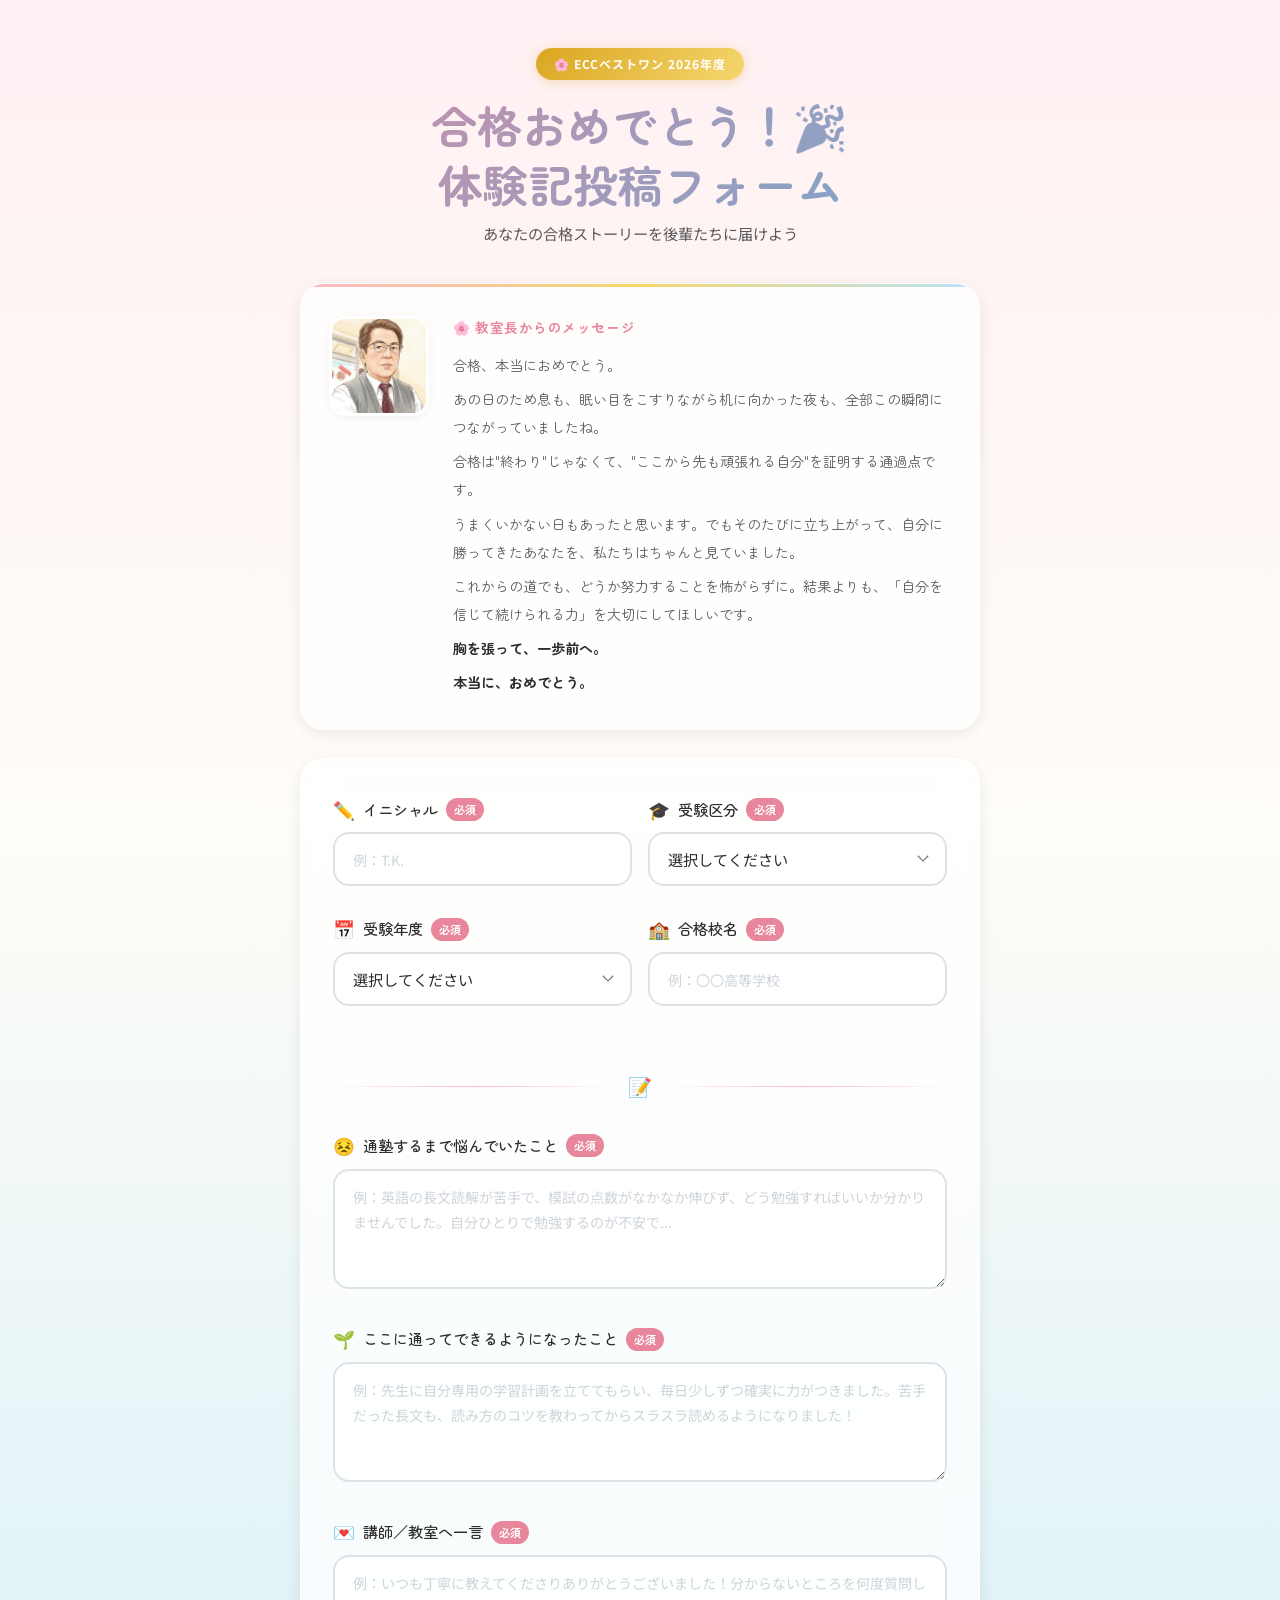
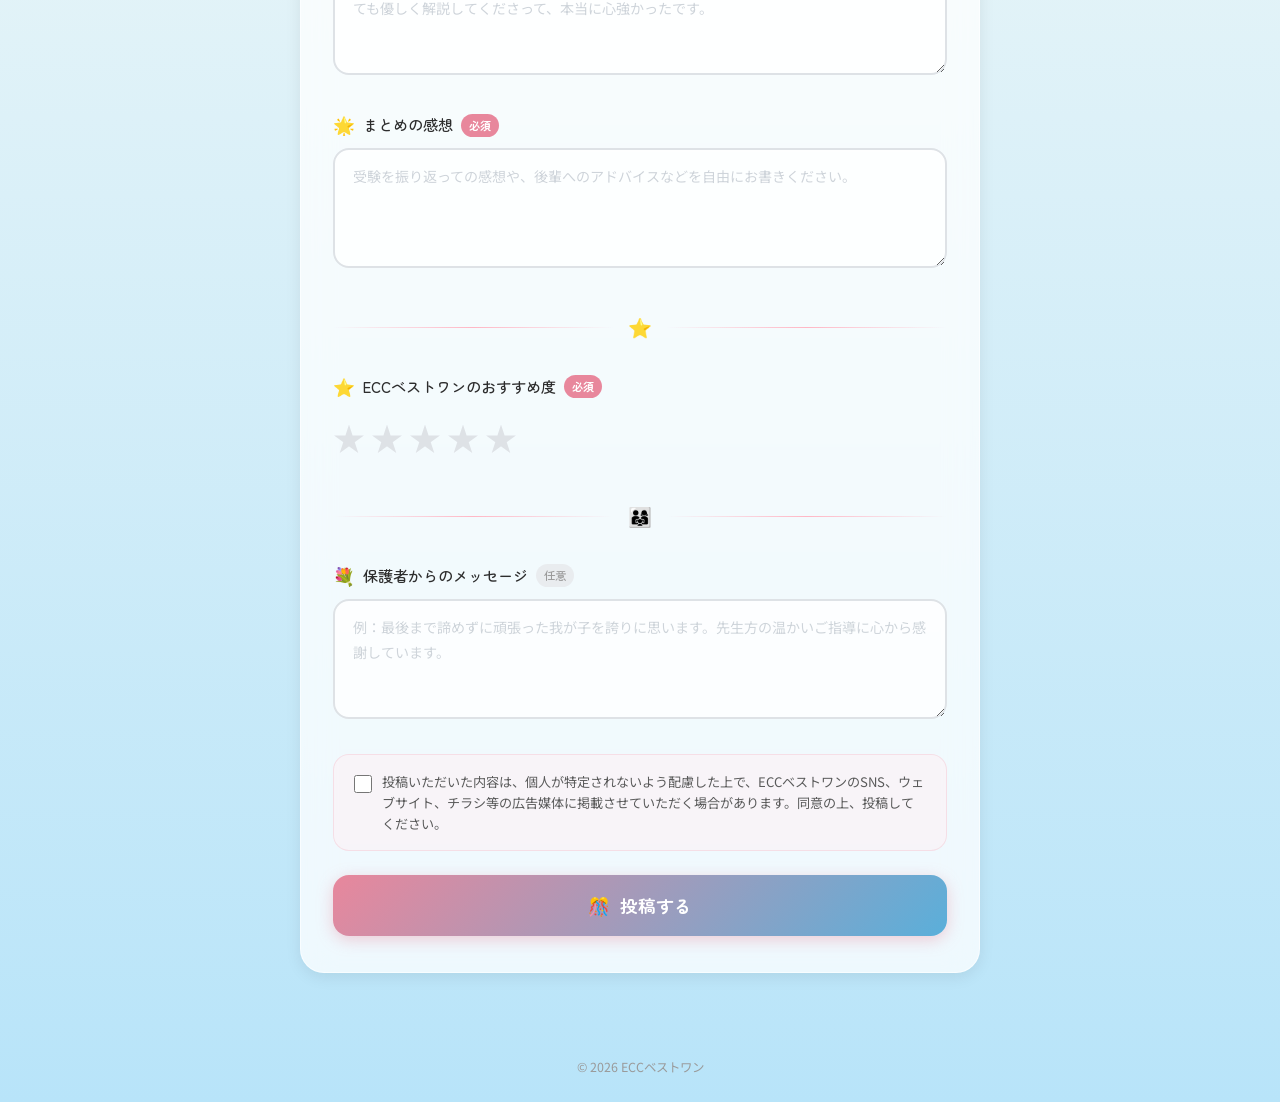
<file: index.html>
<!DOCTYPE html>
<html lang="ja">
<head>
  <meta charset="UTF-8">
  <meta name="viewport" content="width=device-width, initial-scale=1.0">
  <title>合格体験記を投稿する | ECCベストワン</title>
  <meta name="description" content="ECCベストワンの合格体験談を投稿して、後輩たちに勇気を届けよう！高校受験・大学受験の合格ストーリーをお待ちしています。">
  <link rel="stylesheet" href="style.css">
</head>
<body>

  <!-- 桜の花びらアニメーション -->
  <div class="sakura-container" id="sakuraContainer"></div>

  <!-- ヘッダー -->
  <header class="page-header fade-in">
    <div class="page-header__badge">🌸 ECCベストワン 2026年度</div>
    <h1 class="page-header__title">合格おめでとう！🎉<br>体験記投稿フォーム</h1>
    <p class="page-header__subtitle">あなたの合格ストーリーを後輩たちに届けよう</p>
  </header>

  <!-- メインフォーム -->
  <main class="main-container">

    <!-- 教室長からのメッセージ -->
    <section class="director-message glass-card fade-in">
      <div class="director-message__inner">
        <div class="director-message__avatar">
          <img src="director.webp" alt="教室長">
        </div>
        <div class="director-message__content">
          <div class="director-message__label">🌸 教室長からのメッセージ</div>
          <div class="director-message__text">
            <p>合格、本当におめでとう。</p>
            <p>あの日のため息も、眠い目をこすりながら机に向かった夜も、全部この瞬間につながっていましたね。</p>
            <p>合格は"終わり"じゃなくて、"ここから先も頑張れる自分"を証明する通過点です。</p>
            <p>うまくいかない日もあったと思います。でもそのたびに立ち上がって、自分に勝ってきたあなたを、私たちはちゃんと見ていました。</p>
            <p>これからの道でも、どうか努力することを怖がらずに。結果よりも、「自分を信じて続けられる力」を大切にしてほしいです。</p>
            <p><strong>胸を張って、一歩前へ。</strong></p>
            <p><strong>本当に、おめでとう。</strong></p>
          </div>
        </div>
      </div>
    </section>

    <form id="storyForm" class="glass-card fade-in" novalidate>

      <!-- 基本情報 -->
      <div class="form-row">
        <div class="form-group">
          <label class="form-label" for="initials">
            <span class="form-label__icon">✏️</span>
            イニシャル
            <span class="form-label__required">必須</span>
          </label>
          <input type="text" class="form-input" id="initials" placeholder="例：T.K." maxlength="10" required>
        </div>
        <div class="form-group">
          <label class="form-label" for="examType">
            <span class="form-label__icon">🎓</span>
            受験区分
            <span class="form-label__required">必須</span>
          </label>
          <select class="form-select" id="examType" required>
            <option value="" disabled selected>選択してください</option>
            <option value="highschool">高校受験</option>
            <option value="university">大学受験</option>
          </select>
        </div>
      </div>

      <div class="form-row">
        <div class="form-group">
          <label class="form-label" for="year">
            <span class="form-label__icon">📅</span>
            受験年度
            <span class="form-label__required">必須</span>
          </label>
          <select class="form-select" id="year" required>
            <option value="" disabled selected>選択してください</option>
            <option value="2028">2028年度</option>
            <option value="2027">2027年度</option>
            <option value="2026">2026年度</option>
            <option value="2025">2025年度</option>
          </select>
        </div>
        <div class="form-group">
          <label class="form-label" for="school">
            <span class="form-label__icon">🏫</span>
            合格校名
            <span class="form-label__required">必須</span>
          </label>
          <input type="text" class="form-input" id="school" placeholder="例：〇〇高等学校" required>
        </div>
      </div>

      <!-- 体験記セクション -->
      <div class="section-divider">
        <span class="section-divider__line"></span>
        <span class="section-divider__icon">📝</span>
        <span class="section-divider__line"></span>
      </div>

      <div class="form-group">
        <label class="form-label" for="struggle">
          <span class="form-label__icon">😣</span>
          通塾するまで悩んでいたこと
          <span class="form-label__required">必須</span>
        </label>
        <textarea class="form-textarea" id="struggle" placeholder="例：英語の長文読解が苦手で、模試の点数がなかなか伸びず、どう勉強すればいいか分かりませんでした。自分ひとりで勉強するのが不安で..." required></textarea>
      </div>

      <div class="form-group">
        <label class="form-label" for="growth">
          <span class="form-label__icon">🌱</span>
          ここに通ってできるようになったこと
          <span class="form-label__required">必須</span>
        </label>
        <textarea class="form-textarea" id="growth" placeholder="例：先生に自分専用の学習計画を立ててもらい、毎日少しずつ確実に力がつきました。苦手だった長文も、読み方のコツを教わってからスラスラ読めるようになりました！" required></textarea>
      </div>

      <div class="form-group">
        <label class="form-label" for="message">
          <span class="form-label__icon">💌</span>
          講師／教室へ一言
          <span class="form-label__required">必須</span>
        </label>
        <textarea class="form-textarea" id="message" placeholder="例：いつも丁寧に教えてくださりありがとうございました！分からないところを何度質問しても優しく解説してくださって、本当に心強かったです。" required></textarea>
      </div>

      <div class="form-group">
        <label class="form-label" for="summary">
          <span class="form-label__icon">🌟</span>
          まとめの感想
          <span class="form-label__required">必須</span>
        </label>
        <textarea class="form-textarea" id="summary" placeholder="受験を振り返っての感想や、後輩へのアドバイスなどを自由にお書きください。"></textarea>
      </div>

      <!-- おすすめ度 -->
      <div class="section-divider">
        <span class="section-divider__line"></span>
        <span class="section-divider__icon">⭐</span>
        <span class="section-divider__line"></span>
      </div>

      <div class="form-group">
        <label class="form-label">
          <span class="form-label__icon">⭐</span>
          ECCベストワンのおすすめ度
          <span class="form-label__required">必須</span>
        </label>
        <div class="star-rating" id="starRating">
          <input type="radio" name="rating" id="star5" value="5"><label for="star5" title="5 - 最高！"></label>
          <input type="radio" name="rating" id="star4" value="4"><label for="star4" title="4 - とても良い"></label>
          <input type="radio" name="rating" id="star3" value="3"><label for="star3" title="3 - 良い"></label>
          <input type="radio" name="rating" id="star2" value="2"><label for="star2" title="2 - まあまあ"></label>
          <input type="radio" name="rating" id="star1" value="1"><label for="star1" title="1 - 普通"></label>
        </div>
      </div>

      <!-- 保護者メッセージ -->
      <div class="section-divider">
        <span class="section-divider__line"></span>
        <span class="section-divider__icon">👨‍👩‍👧</span>
        <span class="section-divider__line"></span>
      </div>

      <div class="form-group">
        <label class="form-label" for="parentMessage">
          <span class="form-label__icon">💐</span>
          保護者からのメッセージ
          <span class="form-label__optional">任意</span>
        </label>
        <textarea class="form-textarea" id="parentMessage" placeholder="例：最後まで諦めずに頑張った我が子を誇りに思います。先生方の温かいご指導に心から感謝しています。"></textarea>
      </div>

      <!-- SNS利用同意 -->
      <div class="consent-notice">
        <label class="consent-label">
          <input type="checkbox" id="consentCheck" required>
          <span>投稿いただいた内容は、個人が特定されないよう配慮した上で、ECCベストワンのSNS、ウェブサイト、チラシ等の広告媒体に掲載させていただく場合があります。同意の上、投稿してください。</span>
        </label>
      </div>

      <!-- 送信ボタン -->
      <button type="submit" class="btn-submit" id="submitBtn">
        <span>🎊</span>
        <span>投稿する</span>
      </button>

    </form>
  </main>

  <!-- 投稿完了モーダル -->
  <div class="modal-overlay" id="successModal">
    <div class="modal-content">
      <div class="modal-content__emoji">🎉</div>
      <h2 class="modal-content__title">投稿ありがとうございます！</h2>
      <p class="modal-content__text">
        あなたの合格体験記が送信されました。<br>
        後輩たちの大きな励みになります！<br>
        改めて、合格おめでとうございます！🌸
      </p>
      <button class="btn-modal-close" id="modalCloseBtn">
        <span>✨</span>
        <span>閉じる</span>
      </button>
    </div>
  </div>

  <footer class="page-footer">
    <p>© 2026 ECCベストワン</p>
  </footer>

  <script src="submit.js"></script>
</body>
</html>
</file>
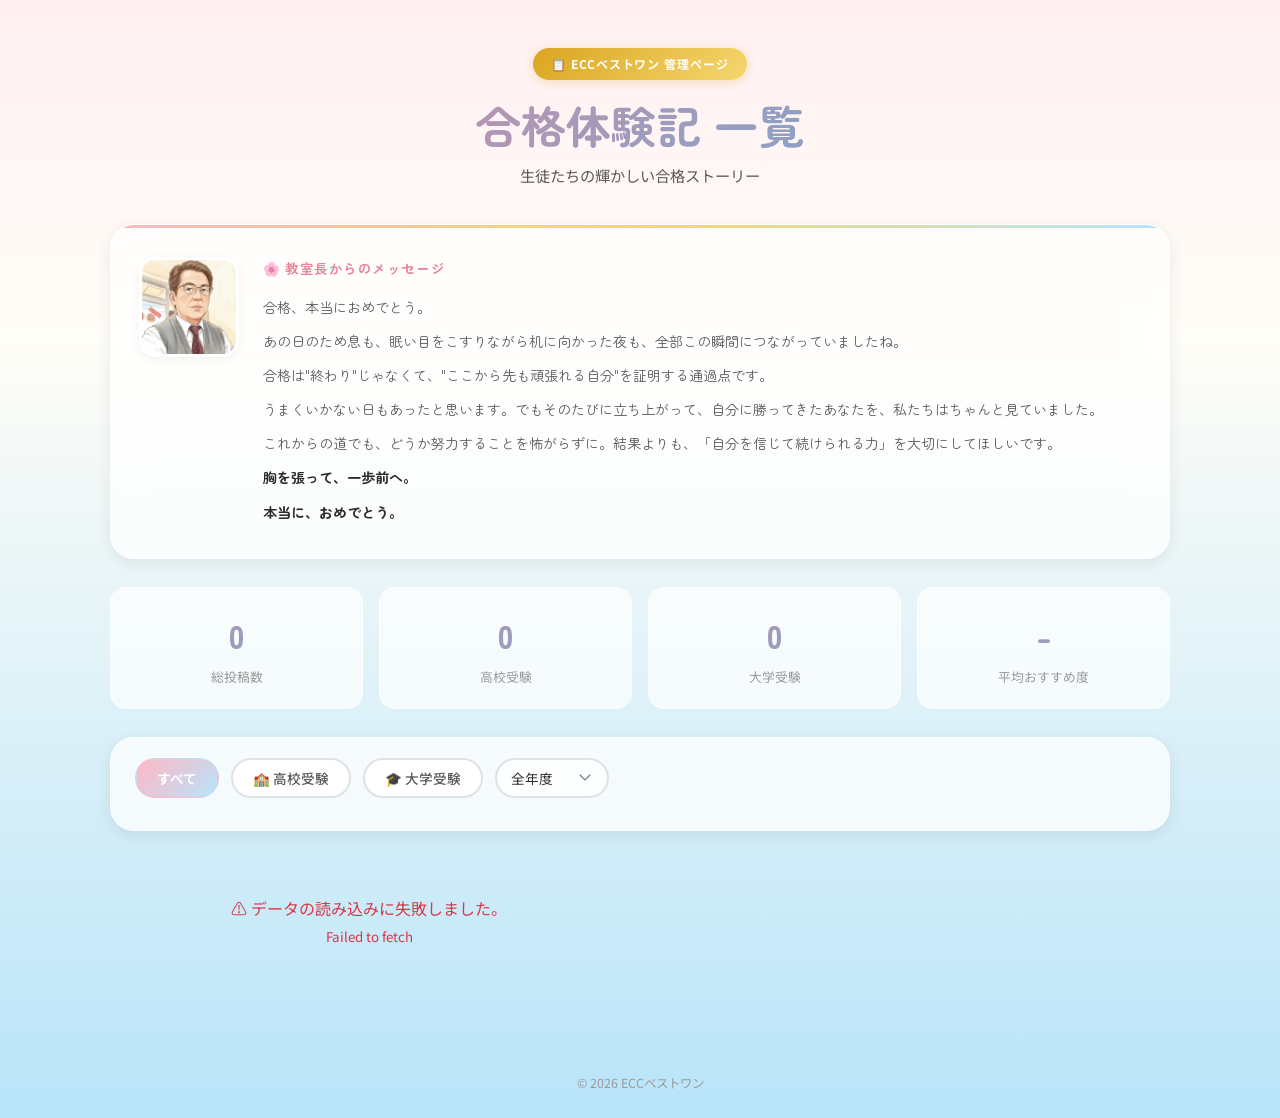
<file: admin.html>
<!DOCTYPE html>
<html lang="ja">
<head>
  <meta charset="UTF-8">
  <meta name="viewport" content="width=device-width, initial-scale=1.0">
  <title>投稿一覧 | ECCベストワン — 管理ページ</title>
  <meta name="description" content="ECCベストワン 合格体験記の投稿を一覧表示・管理するページです。">
  <link rel="stylesheet" href="style.css">
</head>
<body>

  <!-- 桜の花びらアニメーション -->
  <div class="sakura-container" id="sakuraContainer"></div>

  <!-- ヘッダー -->
  <header class="page-header fade-in">
    <div class="page-header__badge">📋 ECCベストワン 管理ページ</div>
    <h1 class="page-header__title">合格体験記 一覧</h1>
    <p class="page-header__subtitle">生徒たちの輝かしい合格ストーリー</p>
  </header>

  <!-- メインコンテンツ -->
  <main class="main-container main-container--wide">

    <!-- 教室長からのメッセージ -->
    <section class="director-message glass-card fade-in">
      <div class="director-message__inner">
        <div class="director-message__avatar">
          <img src="director.webp" alt="教室長">
        </div>
        <div class="director-message__content">
          <div class="director-message__label">🌸 教室長からのメッセージ</div>
          <div class="director-message__text">
            <p>合格、本当におめでとう。</p>
            <p>あの日のため息も、眠い目をこすりながら机に向かった夜も、全部この瞬間につながっていましたね。</p>
            <p>合格は"終わり"じゃなくて、"ここから先も頑張れる自分"を証明する通過点です。</p>
            <p>うまくいかない日もあったと思います。でもそのたびに立ち上がって、自分に勝ってきたあなたを、私たちはちゃんと見ていました。</p>
            <p>これからの道でも、どうか努力することを怖がらずに。結果よりも、「自分を信じて続けられる力」を大切にしてほしいです。</p>
            <p><strong>胸を張って、一歩前へ。</strong></p>
            <p><strong>本当に、おめでとう。</strong></p>
          </div>
        </div>
      </div>
    </section>

    <!-- 統計カード -->
    <div class="admin-stats fade-in" id="statsSection">
      <div class="stat-card">
        <div class="stat-card__value" id="totalCount">0</div>
        <div class="stat-card__label">総投稿数</div>
      </div>
      <div class="stat-card">
        <div class="stat-card__value" id="highschoolCount">0</div>
        <div class="stat-card__label">高校受験</div>
      </div>
      <div class="stat-card">
        <div class="stat-card__value" id="universityCount">0</div>
        <div class="stat-card__label">大学受験</div>
      </div>
      <div class="stat-card">
        <div class="stat-card__value" id="avgRating">-</div>
        <div class="stat-card__label">平均おすすめ度</div>
      </div>
    </div>

    <!-- フィルター -->
    <div class="glass-card fade-in" style="padding: 20px 24px; margin-bottom: 24px;">
      <div class="admin-toolbar">
        <button class="filter-btn active" data-filter="all">すべて</button>
        <button class="filter-btn" data-filter="highschool">🏫 高校受験</button>
        <button class="filter-btn" data-filter="university">🎓 大学受験</button>
        <select class="form-select" id="yearFilter" style="width: auto; padding: 8px 36px 8px 14px; font-size: 0.85rem; border-radius: 100px;">
          <option value="all">全年度</option>
          <option value="2026">2026年度</option>
          <option value="2025">2025年度</option>
          <option value="2024">2024年度</option>
        </select>
      </div>
    </div>

    <!-- 投稿カード一覧 -->
    <div class="stories-grid" id="storiesGrid">
      <!-- JS で動的に生成 -->
    </div>

    <!-- 空の状態 -->
    <div class="empty-state" id="emptyState" style="display: none;">
      <div class="empty-state__icon">🌸</div>
      <p class="empty-state__text">
        まだ投稿がありません。<br>
        生徒たちの合格体験記を待ちましょう！
      </p>
    </div>

  </main>

  <!-- 削除確認ダイアログ -->
  <div class="confirm-overlay" id="confirmOverlay">
    <div class="confirm-box">
      <p class="confirm-box__text">この投稿を削除しますか？<br>この操作は元に戻せません。</p>
      <div class="confirm-box__actions">
        <button class="btn-confirm-cancel" id="confirmCancel">キャンセル</button>
        <button class="btn-confirm-ok" id="confirmOk">削除する</button>
      </div>
    </div>
  </div>

  <footer class="page-footer">
    <p>© 2026 ECCベストワン</p>
  </footer>

  <script src="admin.js"></script>
</body>
</html>
</file>
<file: style.css>
/* ============================================
   合格体験記 投稿掲示板 — 共通デザインシステム
   テーマ: 春の門出（桜・青空・祝福）
   ============================================ */

@import url('https://fonts.googleapis.com/css2?family=Noto+Sans+JP:wght@300;400;500;700;900&family=Zen+Maru+Gothic:wght@400;500;700&display=swap');

/* --- CSS Variables --- */
:root {
  --pink-soft: #FFB7C5;
  --pink-pale: #FADADD;
  --pink-deep: #E8879C;
  --sakura: #FFF0F3;
  --cream: #FFFDF7;
  --sky-blue: #87CEEB;
  --sky-light: #B8E4F9;
  --sky-deep: #5AAFDA;
  --green-fresh: #A8D8A8;
  --gold: #DAA520;
  --gold-light: #F5D76E;
  --white: #FFFFFF;
  --gray-100: #F8F9FA;
  --gray-200: #E9ECEF;
  --gray-300: #DEE2E6;
  --gray-400: #CED4DA;
  --gray-500: #ADB5BD;
  --gray-600: #6C757D;
  --gray-700: #495057;
  --gray-800: #343A40;
  --text-primary: #2D2D2D;
  --text-secondary: #5A5A5A;
  --text-muted: #9A9A9A;

  --font-main: 'Noto Sans JP', sans-serif;
  --font-display: 'Zen Maru Gothic', sans-serif;

  --radius-sm: 8px;
  --radius-md: 16px;
  --radius-lg: 24px;
  --radius-xl: 32px;

  --shadow-sm: 0 2px 8px rgba(0, 0, 0, 0.06);
  --shadow-md: 0 4px 16px rgba(0, 0, 0, 0.08);
  --shadow-lg: 0 8px 32px rgba(0, 0, 0, 0.12);
  --shadow-glow: 0 0 20px rgba(255, 183, 197, 0.3);

  --transition-fast: 200ms ease;
  --transition-normal: 350ms ease;
  --transition-slow: 600ms ease;
}

/* --- Global Reset --- */
*, *::before, *::after {
  margin: 0;
  padding: 0;
  box-sizing: border-box;
}

html {
  scroll-behavior: smooth;
}

body {
  font-family: var(--font-main);
  color: var(--text-primary);
  line-height: 1.7;
  min-height: 100vh;
  overflow-x: hidden;
  background: linear-gradient(180deg, var(--sakura) 0%, var(--cream) 30%, var(--sky-light) 100%);
}

/* --- Sakura Petals Animation --- */
.sakura-container {
  position: fixed;
  top: 0;
  left: 0;
  width: 100%;
  height: 100%;
  pointer-events: none;
  z-index: 0;
  overflow: hidden;
}

.petal {
  position: absolute;
  top: -40px;
  width: 12px;
  height: 12px;
  background: var(--pink-soft);
  border-radius: 50% 0 50% 50%;
  opacity: 0.7;
  animation: fall linear infinite;
  filter: blur(0.5px);
}

.petal:nth-child(odd) {
  background: var(--pink-pale);
  width: 10px;
  height: 10px;
}

.petal:nth-child(3n) {
  background: var(--white);
  opacity: 0.5;
  width: 8px;
  height: 8px;
}

@keyframes fall {
  0% {
    transform: translateX(0) rotate(0deg) scale(1);
    opacity: 0.7;
  }
  25% {
    transform: translateX(30px) rotate(90deg) scale(0.9);
  }
  50% {
    transform: translateX(-20px) rotate(180deg) scale(1.1);
  }
  75% {
    transform: translateX(40px) rotate(270deg) scale(0.95);
  }
  100% {
    transform: translateX(10px) rotate(360deg) scale(1);
    opacity: 0;
    top: 105vh;
  }
}

/* --- Page Header --- */
.page-header {
  position: relative;
  text-align: center;
  padding: 48px 24px 36px;
  z-index: 1;
}

.page-header__badge {
  display: inline-flex;
  align-items: center;
  gap: 6px;
  background: linear-gradient(135deg, var(--gold), var(--gold-light));
  color: var(--white);
  font-size: 0.75rem;
  font-weight: 700;
  padding: 6px 18px;
  border-radius: 100px;
  letter-spacing: 0.08em;
  margin-bottom: 16px;
  box-shadow: 0 2px 12px rgba(218, 165, 32, 0.3);
  text-transform: uppercase;
}

.page-header__title {
  font-family: var(--font-display);
  font-size: clamp(1.8rem, 5vw, 2.8rem);
  font-weight: 700;
  background: linear-gradient(135deg, var(--pink-deep), var(--sky-deep));
  -webkit-background-clip: text;
  -webkit-text-fill-color: transparent;
  background-clip: text;
  margin-bottom: 8px;
  line-height: 1.3;
}

.page-header__subtitle {
  font-size: 0.95rem;
  color: var(--text-secondary);
  font-weight: 400;
}

/* --- Main Container --- */
.main-container {
  position: relative;
  z-index: 1;
  max-width: 720px;
  margin: 0 auto;
  padding: 0 20px 60px;
}

.main-container--wide {
  max-width: 1100px;
}

/* --- Glass Card --- */
.glass-card {
  background: rgba(255, 255, 255, 0.75);
  backdrop-filter: blur(16px);
  -webkit-backdrop-filter: blur(16px);
  border: 1px solid rgba(255, 255, 255, 0.6);
  border-radius: var(--radius-lg);
  padding: 36px 32px;
  box-shadow: var(--shadow-md);
  transition: box-shadow var(--transition-normal);
}

.glass-card:hover {
  box-shadow: var(--shadow-lg);
}

/* --- Director Message --- */
.director-message {
  margin-bottom: 28px;
  padding: 32px 28px;
  position: relative;
  overflow: hidden;
}

.director-message::before {
  content: '';
  position: absolute;
  top: 0;
  left: 0;
  width: 100%;
  height: 3px;
  background: linear-gradient(90deg, var(--pink-soft), var(--gold-light), var(--sky-light));
}

.director-message__inner {
  display: flex;
  gap: 24px;
  align-items: flex-start;
}

.director-message__avatar {
  flex-shrink: 0;
  width: 100px;
  height: 100px;
  border-radius: var(--radius-md);
  overflow: hidden;
  box-shadow: var(--shadow-sm);
  border: 3px solid rgba(255, 255, 255, 0.8);
}

.director-message__avatar img {
  width: 100%;
  height: 100%;
  object-fit: cover;
}

.director-message__content {
  flex: 1;
  min-width: 0;
}

.director-message__label {
  font-family: var(--font-display);
  font-weight: 700;
  font-size: 0.85rem;
  color: var(--pink-deep);
  margin-bottom: 12px;
  letter-spacing: 0.04em;
}

.director-message__text {
  font-family: var(--font-display);
  font-size: 0.88rem;
  color: var(--text-secondary);
  line-height: 2;
}

.director-message__text p {
  margin-bottom: 6px;
}

.director-message__text p:last-child {
  margin-bottom: 0;
}

.director-message__text strong {
  color: var(--text-primary);
  font-weight: 700;
}

@media (max-width: 520px) {
  .director-message__inner {
    flex-direction: column;
    align-items: center;
    text-align: center;
  }

  .director-message__avatar {
    width: 80px;
    height: 80px;
  }
}

/* --- Form Elements --- */
.form-group {
  margin-bottom: 28px;
}

.form-label {
  display: flex;
  align-items: center;
  gap: 8px;
  font-family: var(--font-display);
  font-weight: 500;
  font-size: 0.95rem;
  color: var(--text-primary);
  margin-bottom: 8px;
}

.form-label__icon {
  font-size: 1.1rem;
}

.form-label__required {
  font-size: 0.7rem;
  color: var(--white);
  background: var(--pink-deep);
  padding: 2px 8px;
  border-radius: 100px;
  font-weight: 700;
}

.form-label__optional {
  font-size: 0.7rem;
  color: var(--text-muted);
  background: var(--gray-200);
  padding: 2px 8px;
  border-radius: 100px;
  font-weight: 500;
}

.form-input,
.form-select,
.form-textarea {
  width: 100%;
  font-family: var(--font-main);
  font-size: 0.95rem;
  color: var(--text-primary);
  background: rgba(255, 255, 255, 0.8);
  border: 2px solid var(--gray-300);
  border-radius: var(--radius-md);
  padding: 14px 18px;
  transition: all var(--transition-fast);
  outline: none;
}

.form-input:focus,
.form-select:focus,
.form-textarea:focus {
  border-color: var(--pink-soft);
  background: var(--white);
  box-shadow: 0 0 0 4px rgba(255, 183, 197, 0.2);
}

.form-input::placeholder,
.form-textarea::placeholder {
  color: var(--gray-400);
  font-size: 0.88rem;
}

.form-textarea {
  resize: vertical;
  min-height: 120px;
  line-height: 1.8;
}

.form-select {
  appearance: none;
  background-image: url("data:image/svg+xml,%3Csvg xmlns='http://www.w3.org/2000/svg' width='12' height='12' viewBox='0 0 12 12'%3E%3Cpath fill='%236C757D' d='M6 8.825L0.375 3.2l.85-.85L6 7.125l4.775-4.775.85.85z'/%3E%3C/svg%3E");
  background-repeat: no-repeat;
  background-position: right 16px center;
  padding-right: 40px;
  cursor: pointer;
}

/* --- Inline Group (2 cols) --- */
.form-row {
  display: grid;
  grid-template-columns: 1fr 1fr;
  gap: 16px;
}

@media (max-width: 520px) {
  .form-row {
    grid-template-columns: 1fr;
  }
}

/* --- Star Rating --- */
.star-rating {
  display: flex;
  gap: 6px;
  flex-direction: row-reverse;
  justify-content: flex-end;
}

.star-rating input {
  display: none;
}

.star-rating label {
  font-size: 2rem;
  color: var(--gray-300);
  cursor: pointer;
  transition: all var(--transition-fast);
  user-select: none;
}

.star-rating label::before {
  content: '★';
}

.star-rating input:checked ~ label,
.star-rating label:hover,
.star-rating label:hover ~ label {
  color: var(--gold);
  text-shadow: 0 0 8px rgba(218, 165, 32, 0.4);
  transform: scale(1.15);
}

/* --- Section Divider --- */
.section-divider {
  display: flex;
  align-items: center;
  gap: 14px;
  margin: 36px 0 28px;
}

.section-divider__line {
  flex: 1;
  height: 1px;
  background: linear-gradient(90deg, transparent, var(--pink-soft), transparent);
}

.section-divider__icon {
  font-size: 1.2rem;
}

/* --- Submit Button --- */
.btn-submit {
  display: flex;
  align-items: center;
  justify-content: center;
  gap: 10px;
  width: 100%;
  padding: 18px 32px;
  font-family: var(--font-display);
  font-size: 1.1rem;
  font-weight: 700;
  color: var(--white);
  background: linear-gradient(135deg, var(--pink-deep), var(--sky-deep));
  border: none;
  border-radius: var(--radius-md);
  cursor: pointer;
  transition: all var(--transition-normal);
  box-shadow: 0 4px 16px rgba(232, 135, 156, 0.4);
  position: relative;
  overflow: hidden;
}

.btn-submit::before {
  content: '';
  position: absolute;
  top: 0;
  left: -100%;
  width: 100%;
  height: 100%;
  background: linear-gradient(90deg, transparent, rgba(255,255,255,0.2), transparent);
  transition: left 0.5s;
}

.btn-submit:hover {
  transform: translateY(-2px);
  box-shadow: 0 6px 24px rgba(232, 135, 156, 0.5);
}

.btn-submit:hover::before {
  left: 100%;
}

.btn-submit:active {
  transform: translateY(0);
}

/* --- Modal Overlay --- */
.modal-overlay {
  position: fixed;
  top: 0;
  left: 0;
  width: 100%;
  height: 100%;
  background: rgba(0, 0, 0, 0.4);
  backdrop-filter: blur(6px);
  display: flex;
  align-items: center;
  justify-content: center;
  z-index: 1000;
  opacity: 0;
  pointer-events: none;
  transition: opacity var(--transition-normal);
}

.modal-overlay.active {
  opacity: 1;
  pointer-events: all;
}

.modal-content {
  background: var(--white);
  border-radius: var(--radius-xl);
  padding: 48px 40px;
  text-align: center;
  max-width: 420px;
  width: 90%;
  transform: scale(0.85) translateY(20px);
  transition: transform var(--transition-normal);
  box-shadow: var(--shadow-lg);
}

.modal-overlay.active .modal-content {
  transform: scale(1) translateY(0);
}

.modal-content__emoji {
  font-size: 4rem;
  margin-bottom: 16px;
  animation: bounce 0.6s ease infinite alternate;
}

@keyframes bounce {
  from { transform: translateY(0); }
  to { transform: translateY(-8px); }
}

.modal-content__title {
  font-family: var(--font-display);
  font-size: 1.5rem;
  font-weight: 700;
  color: var(--text-primary);
  margin-bottom: 8px;
}

.modal-content__text {
  font-size: 0.9rem;
  color: var(--text-secondary);
  margin-bottom: 28px;
  line-height: 1.7;
}

.btn-modal-close {
  display: inline-flex;
  align-items: center;
  gap: 6px;
  padding: 12px 36px;
  background: linear-gradient(135deg, var(--pink-soft), var(--sky-light));
  color: var(--text-primary);
  font-family: var(--font-display);
  font-weight: 700;
  font-size: 0.95rem;
  border: none;
  border-radius: var(--radius-md);
  cursor: pointer;
  transition: all var(--transition-fast);
}

.btn-modal-close:hover {
  transform: translateY(-1px);
  box-shadow: var(--shadow-md);
}

/* --- Admin: Story Card --- */
.stories-grid {
  display: grid;
  grid-template-columns: repeat(auto-fill, minmax(340px, 1fr));
  gap: 24px;
  margin-top: 24px;
}

@media (max-width: 520px) {
  .stories-grid {
    grid-template-columns: 1fr;
  }
}

.story-card {
  background: rgba(255, 255, 255, 0.8);
  backdrop-filter: blur(12px);
  border: 1px solid rgba(255, 255, 255, 0.6);
  border-radius: var(--radius-lg);
  padding: 28px 24px;
  box-shadow: var(--shadow-sm);
  transition: all var(--transition-normal);
  position: relative;
  overflow: hidden;
}

.story-card::before {
  content: '';
  position: absolute;
  top: 0;
  left: 0;
  width: 100%;
  height: 4px;
  background: linear-gradient(90deg, var(--pink-soft), var(--sky-blue), var(--green-fresh));
}

.story-card:hover {
  transform: translateY(-4px);
  box-shadow: var(--shadow-lg);
}

.story-card__header {
  display: flex;
  align-items: center;
  gap: 14px;
  margin-bottom: 20px;
}

.story-card__avatar {
  width: 52px;
  height: 52px;
  border-radius: 50%;
  background: linear-gradient(135deg, var(--pink-soft), var(--sky-light));
  display: flex;
  align-items: center;
  justify-content: center;
  font-family: var(--font-display);
  font-weight: 700;
  font-size: 1.1rem;
  color: var(--white);
  flex-shrink: 0;
}

.story-card__avatar img {
  width: 100%;
  height: 100%;
  border-radius: 50%;
  object-fit: cover;
}

.story-card__meta {
  flex: 1;
}

.story-card__school {
  font-family: var(--font-display);
  font-weight: 700;
  font-size: 1.05rem;
  color: var(--text-primary);
}

.story-card__tags {
  display: flex;
  gap: 6px;
  margin-top: 4px;
  flex-wrap: wrap;
}

.story-card__tag {
  font-size: 0.7rem;
  padding: 3px 10px;
  border-radius: 100px;
  font-weight: 500;
}

.story-card__tag--highschool {
  background: rgba(168, 216, 168, 0.3);
  color: #4a8a4a;
}

.story-card__tag--university {
  background: rgba(135, 206, 235, 0.3);
  color: #3a7ab5;
}

.story-card__tag--year {
  background: rgba(218, 165, 32, 0.15);
  color: #b8860b;
}

.story-card__stars {
  color: var(--gold);
  font-size: 0.85rem;
  letter-spacing: 2px;
}

.story-card__section {
  margin-bottom: 16px;
}

.story-card__section-title {
  font-size: 0.75rem;
  font-weight: 700;
  color: var(--pink-deep);
  text-transform: uppercase;
  letter-spacing: 0.06em;
  margin-bottom: 4px;
  display: flex;
  align-items: center;
  gap: 6px;
}

.story-card__section-text {
  font-size: 0.88rem;
  color: var(--text-secondary);
  line-height: 1.7;
}

.story-card__parent {
  background: rgba(255, 240, 243, 0.5);
  border-left: 3px solid var(--pink-soft);
  padding: 12px 16px;
  border-radius: 0 var(--radius-sm) var(--radius-sm) 0;
  margin-top: 12px;
}

.story-card__parent-label {
  font-size: 0.7rem;
  font-weight: 700;
  color: var(--pink-deep);
  margin-bottom: 4px;
}

.story-card__parent-text {
  font-size: 0.85rem;
  color: var(--text-secondary);
  line-height: 1.6;
}

.story-card__delete {
  position: absolute;
  top: 16px;
  right: 16px;
  width: 32px;
  height: 32px;
  border-radius: 50%;
  border: none;
  background: rgba(220, 53, 69, 0.08);
  color: #dc3545;
  cursor: pointer;
  font-size: 0.85rem;
  display: flex;
  align-items: center;
  justify-content: center;
  transition: all var(--transition-fast);
  opacity: 0;
}

.story-card:hover .story-card__delete {
  opacity: 1;
}

.story-card__delete:hover {
  background: rgba(220, 53, 69, 0.15);
  transform: scale(1.1);
}

/* --- Admin Filters --- */
.admin-toolbar {
  display: flex;
  align-items: center;
  gap: 12px;
  flex-wrap: wrap;
  margin-bottom: 12px;
}

.filter-btn {
  padding: 8px 20px;
  font-family: var(--font-main);
  font-size: 0.85rem;
  font-weight: 500;
  border: 2px solid var(--gray-300);
  border-radius: 100px;
  background: var(--white);
  color: var(--text-secondary);
  cursor: pointer;
  transition: all var(--transition-fast);
}

.filter-btn:hover {
  border-color: var(--pink-soft);
  color: var(--pink-deep);
}

.filter-btn.active {
  background: linear-gradient(135deg, var(--pink-soft), var(--sky-light));
  border-color: transparent;
  color: var(--white);
  font-weight: 700;
}

.admin-stats {
  display: grid;
  grid-template-columns: repeat(auto-fit, minmax(160px, 1fr));
  gap: 16px;
  margin-bottom: 28px;
}

.stat-card {
  background: rgba(255, 255, 255, 0.7);
  backdrop-filter: blur(12px);
  border-radius: var(--radius-md);
  padding: 20px;
  text-align: center;
  border: 1px solid rgba(255, 255, 255, 0.5);
}

.stat-card__value {
  font-family: var(--font-display);
  font-size: 2rem;
  font-weight: 900;
  background: linear-gradient(135deg, var(--pink-deep), var(--sky-deep));
  -webkit-background-clip: text;
  -webkit-text-fill-color: transparent;
  background-clip: text;
}

.stat-card__label {
  font-size: 0.8rem;
  color: var(--text-muted);
  margin-top: 4px;
}

/* --- Empty State --- */
.empty-state {
  text-align: center;
  padding: 60px 20px;
  color: var(--text-muted);
}

.empty-state__icon {
  font-size: 3.5rem;
  margin-bottom: 16px;
}

.empty-state__text {
  font-size: 1rem;
  line-height: 1.7;
}

/* --- Consent Notice --- */
.consent-notice {
  margin-bottom: 24px;
  padding: 16px 20px;
  background: rgba(255, 240, 243, 0.5);
  border: 1px solid rgba(232, 135, 156, 0.2);
  border-radius: var(--radius-md);
}

.consent-label {
  display: flex;
  align-items: flex-start;
  gap: 10px;
  cursor: pointer;
  font-size: 0.82rem;
  color: var(--text-secondary);
  line-height: 1.6;
}

.consent-label input[type="checkbox"] {
  margin-top: 4px;
  flex-shrink: 0;
  width: 18px;
  height: 18px;
  accent-color: var(--pink-deep);
  cursor: pointer;
}

/* --- Footer --- */
.page-footer {
  text-align: center;
  padding: 24px;
  font-size: 0.78rem;
  color: var(--text-muted);
  position: relative;
  z-index: 1;
}

/* --- Confirm Dialog --- */
.confirm-overlay {
  position: fixed;
  top: 0;
  left: 0;
  width: 100%;
  height: 100%;
  background: rgba(0, 0, 0, 0.35);
  backdrop-filter: blur(4px);
  display: flex;
  align-items: center;
  justify-content: center;
  z-index: 2000;
  opacity: 0;
  pointer-events: none;
  transition: opacity var(--transition-fast);
}

.confirm-overlay.active {
  opacity: 1;
  pointer-events: all;
}

.confirm-box {
  background: var(--white);
  border-radius: var(--radius-lg);
  padding: 32px;
  max-width: 360px;
  width: 85%;
  text-align: center;
  box-shadow: var(--shadow-lg);
}

.confirm-box__text {
  font-size: 0.95rem;
  color: var(--text-primary);
  margin-bottom: 24px;
  line-height: 1.6;
}

.confirm-box__actions {
  display: flex;
  gap: 12px;
  justify-content: center;
}

.btn-confirm-cancel,
.btn-confirm-ok {
  padding: 10px 28px;
  font-family: var(--font-main);
  font-size: 0.9rem;
  font-weight: 600;
  border: none;
  border-radius: var(--radius-sm);
  cursor: pointer;
  transition: all var(--transition-fast);
}

.btn-confirm-cancel {
  background: var(--gray-200);
  color: var(--text-secondary);
}

.btn-confirm-cancel:hover {
  background: var(--gray-300);
}

.btn-confirm-ok {
  background: #dc3545;
  color: var(--white);
}

.btn-confirm-ok:hover {
  background: #c82333;
}

/* --- Utility --- */
.fade-in {
  animation: fadeInUp 0.6s ease both;
}

@keyframes fadeInUp {
  from {
    opacity: 0;
    transform: translateY(20px);
  }
  to {
    opacity: 1;
    transform: translateY(0);
  }
}

/* --- Responsive --- */
@media (max-width: 600px) {
  .glass-card {
    padding: 24px 18px;
    border-radius: var(--radius-md);
  }

  .page-header {
    padding: 32px 16px 24px;
  }

  .main-container {
    padding: 0 12px 40px;
  }

  .story-card {
    padding: 20px 16px;
  }
}
</file>
